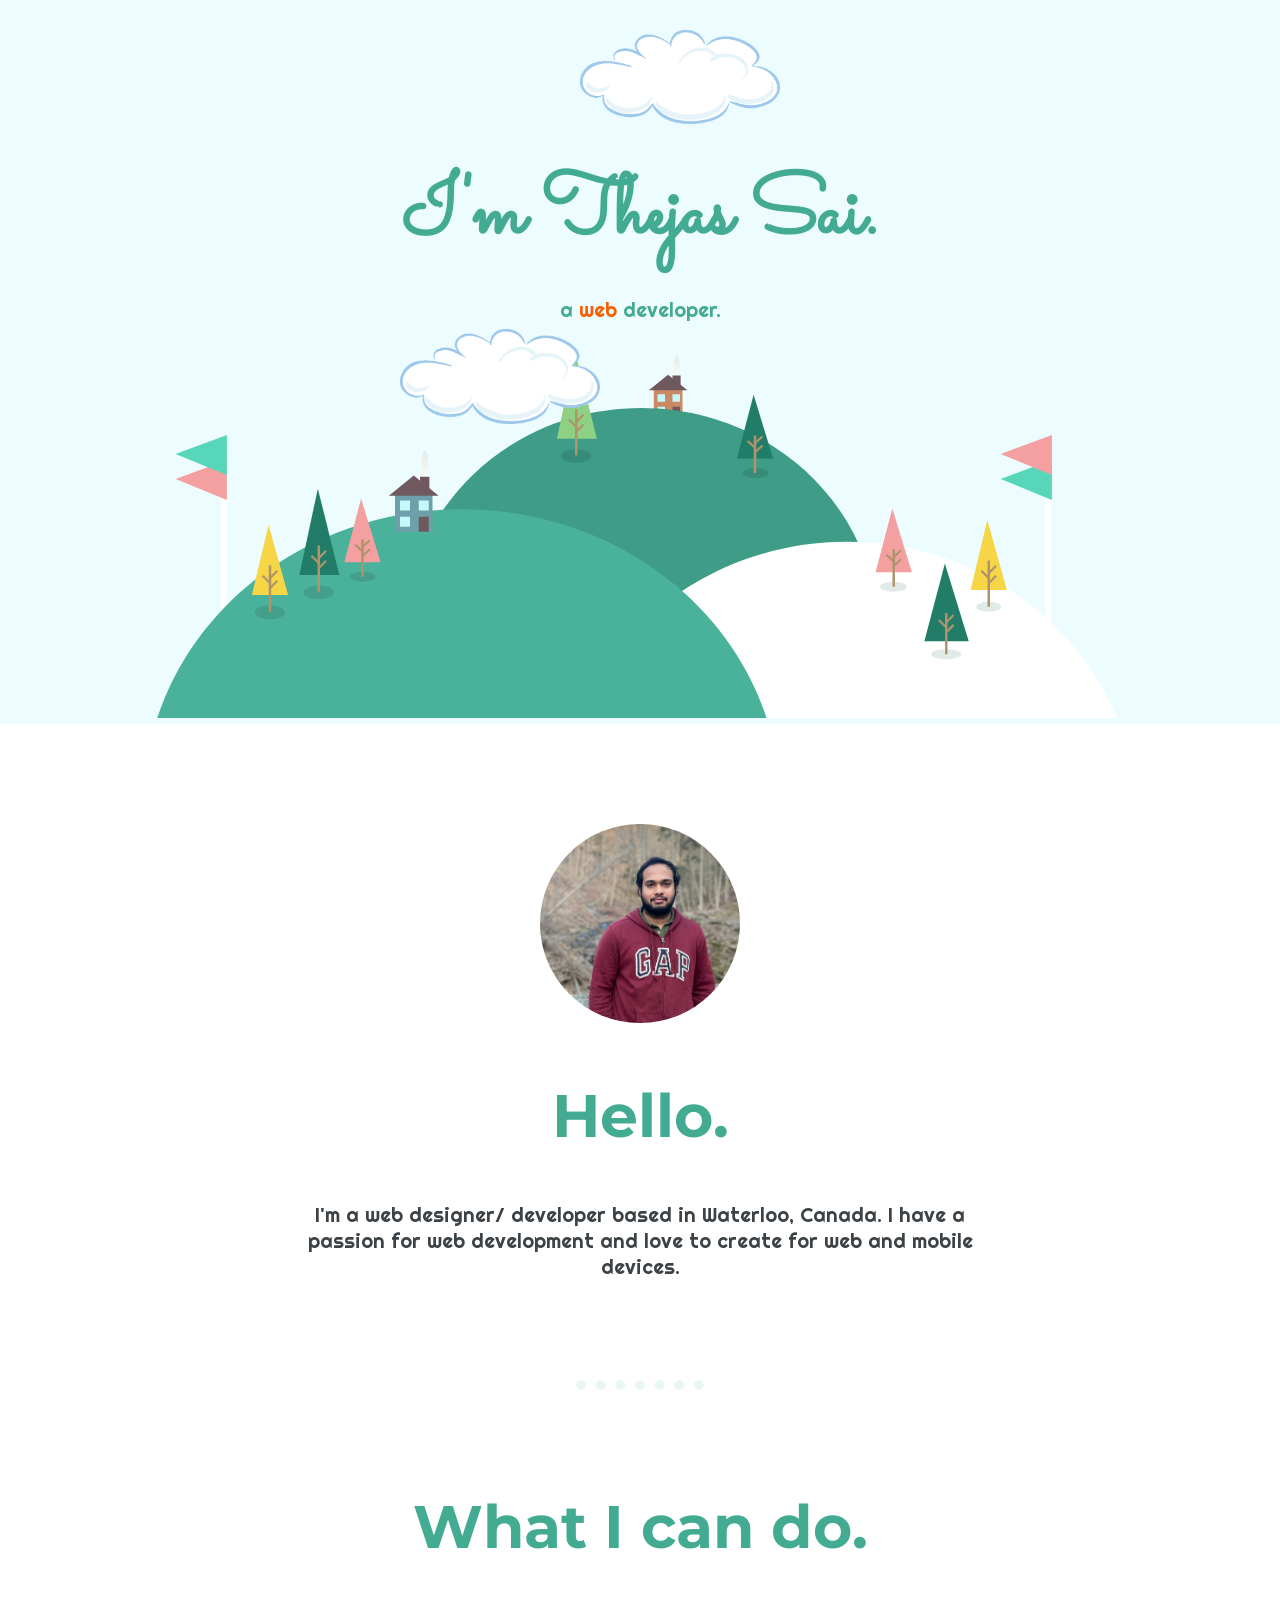
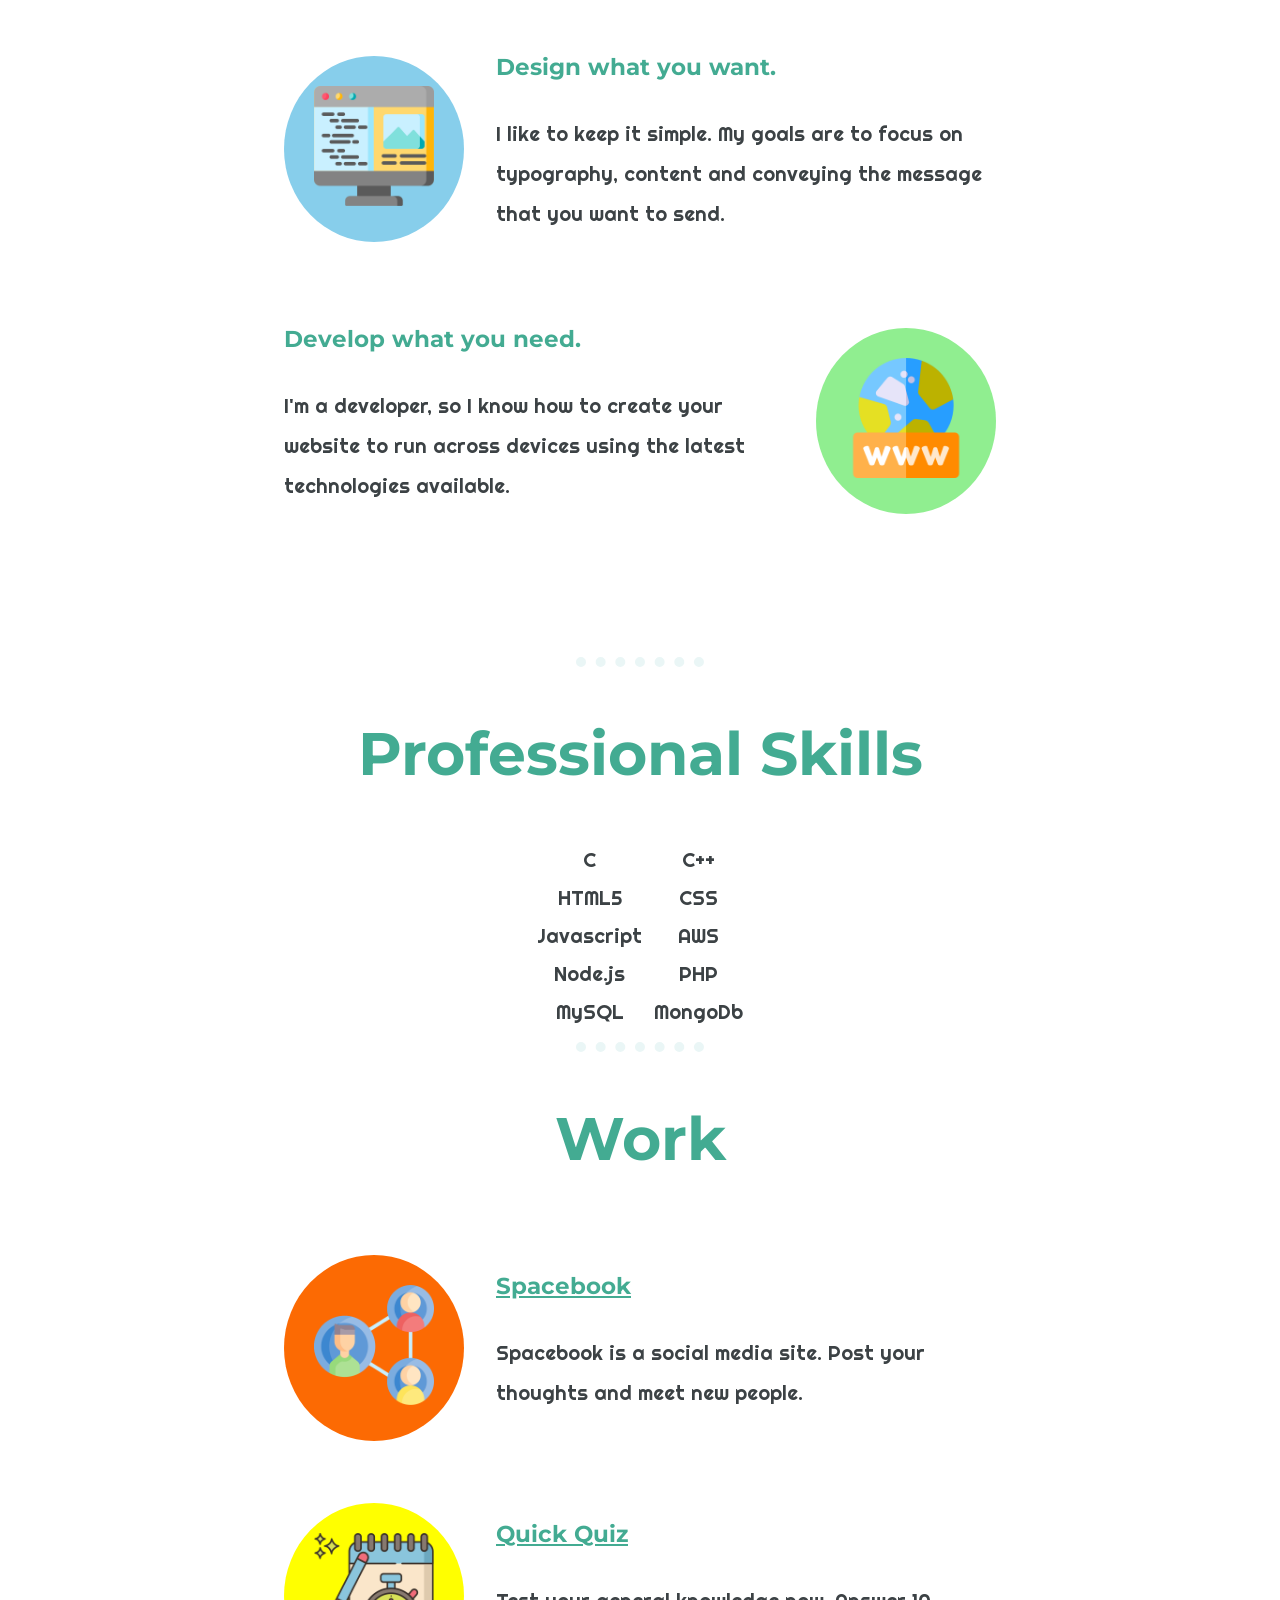
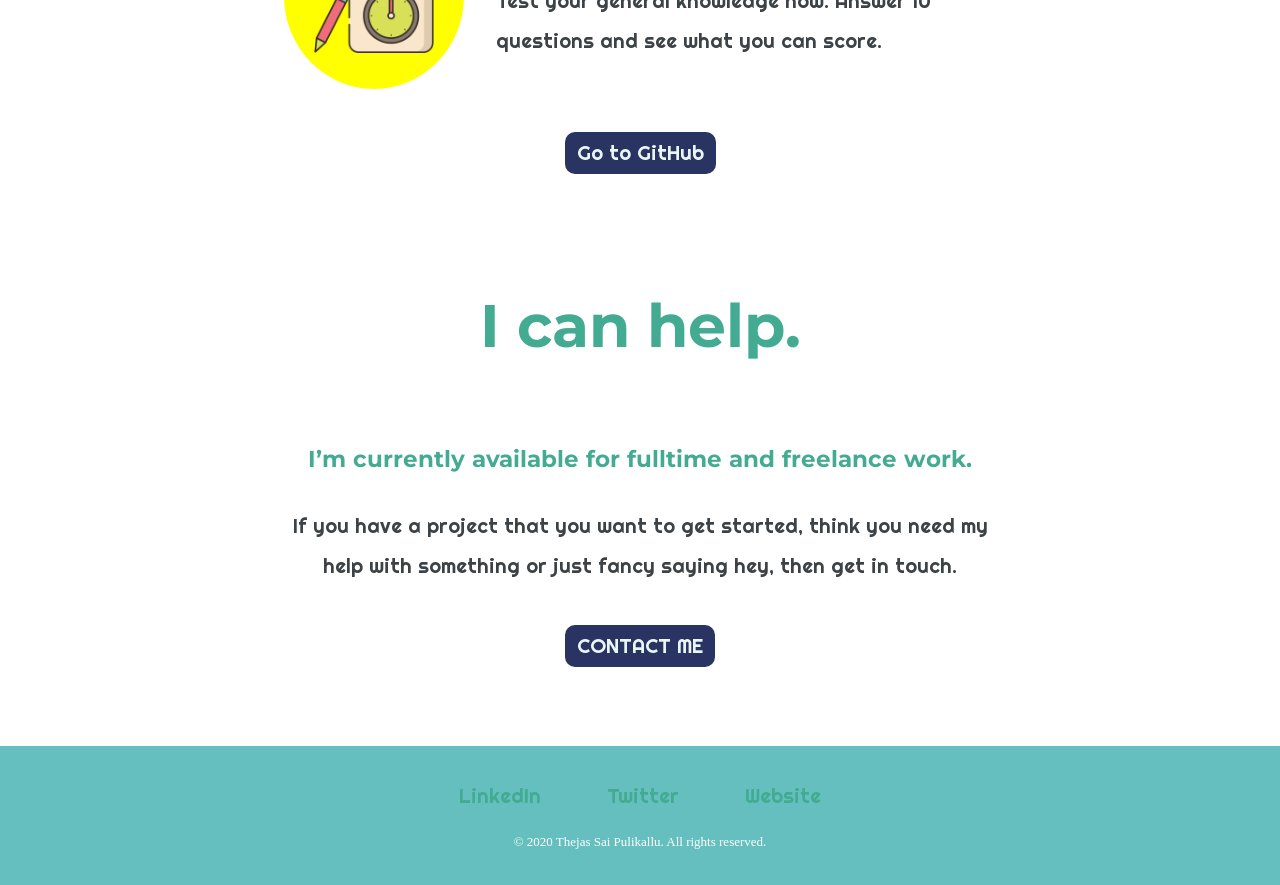
<file: home.html>
<!DOCTYPE html>
<html lang="en" dir="ltr">
  <head>
    <meta charset="utf-8">
    <meta name="viewport" content="width=device-width, initial-scale=1.0">
    <meta name="description" content="This is my oersonal site. I am open to work and looking for job roles like web developer, full stack web developer, MEAN stack web developer."/>
    <title>Thejas Sai Pulikallu</title>
    <link rel="stylesheet" href="master.css">
    <link rel="icon" href="favicon.ico">
    <link href="https://fonts.googleapis.com/css?family=Merriweather|Montserrat|Righteous|Sacramento&display=swap" rel="stylesheet">
    <style media="screen">

    </style>
  </head>
  <body>
    <div class="top-container">
      <img class="top_c" src="images/cloud.png" alt="cloud-pic">
      <h1>I'm Thejas Sai.</h1>
      <p>a <sapn style="color:#f75f00;">web</sapn> developer.</p>
      <img class="bottom_c" src="images/cloud.png" alt="cloud-pic">
      <img class="land" src="images/land.svg" alt="mountains-bg-pic">
    </div>
    <div class="middle-container">
      <div class="profile">
        <img class="profile-pic" src="images/profile.jpg" alt="mypic">
        <h2>Hello.</h2>
        <p>I'm a web designer/ developer based in Waterloo, Canada. I have a passion for web development and love to create for web and mobile devices.</p>
      </div>
      <hr>
      <div class="skills">
        <h2>What I can do.</h2>
        <div class="skill-row">
          <table cellspacing="30px">
            <tr>
              <td>
                <div class="img-container" style="background-color: skyblue;">
                  <img class="des" src="images/design.png" alt="design-pic">
                </div>
              </td>
              <td class="info">
                <h3 class="sub-t">Design what you want.</h3>
                <p>I like to keep it simple. My goals are to focus on typography, content and conveying the message that you want to send.</p>
              </td>
            </tr>
          </table>
        </div>
        <div class="skill-row">
          <table cellspacing="30px">
            <tr>
              <td class="info">
                <h3 class="sub-t">Develop what you need.</h3>
                <p>I'm a developer, so I know how to create your website to run across devices using the latest technologies available.</p>
              </td>
              <td>
                <div class="img-container" style="background-color: lightgreen;">
                  <img class="dev" src="images/www.png" alt="developer-pic">
                </div>
              </td>
            </tr>
          </table>
        </div>
      </div>
      <hr>
      <div class="proSkills">
        <h2>Professional Skills</h2>
        <table class="pSkills">
          <tr>
            <td>C</td>
            <td>C++</td>
          </tr>
          <tr>
            <td>HTML5</td>
            <td>CSS</td>
          </tr>
          <tr>
            <td>Javascript</td>
            <td>AWS</td>
          </tr>
          <tr>
            <td>Node.js</td>
            <td>PHP</td>
          </tr>
          <tr>
            <td>MySQL</td>
            <td>MongoDb</td>
          </tr>
        </table>

      </div>
      <hr>
      <h2>Work</h2>
      <div class="work-row">
        <table cellspacing="30px">
          <tr>
            <td>
              <div class="img-container" style="background-color: #fc6a03;">
                <img class="des" src="images/network.png" alt="social-network-pic">
              </div>
            </td>
            <td class="info">
              <h3 class="sub-t"><a href="https://spacebookmedia.herokuapp.com">Spacebook</a></h3>
              <p>Spacebook is a social media site. Post your thoughts and meet new people.</p>
            </td>
          </tr>
        </table>
      </div>
      <div class="work-row">
        <table cellspacing="30px">
          <tr>
            <td>
              <div class="img-container" style="background-color: yellow;">
                <img class="des" src="images/quiz.png" alt="quiz-pic">
              </div>
            </td>
            <td class="info">
              <h3 class="sub-t"><a href="https://thejassai.github.io/Quick-quiz/">Quick Quiz</a></h3>
              <p>Test your general knowledge now. Answer 10 questions and see what you can score.</p>
            </td>
          </tr>
        </table>
      </div>
      <a class="btn" href="https://github.com/thejassai">Go to GitHub</a>


      <hr>
      <div class="contact-me">
        <h2>I can help.</h2>
        <h3>I’m currently available for fulltime and freelance work.</h3>
        <p>If you have a project that you want to get started, think you need my help with something or just fancy saying hey, then get in touch.</p>
        <a class="btn" href="mailto:pulikalluthejassai@gmail.com">CONTACT ME</a>
      </div>
    </div>


    <div class="bottom-container">
      <a class="footer-link" href="https://www.linkedin.com/">LinkedIn</a>
      <a class="footer-link" href="https://twitter.com/">Twitter</a>
      <a class="footer-link" href="">Website</a>
      <p class="copyright">© 2020 Thejas Sai Pulikallu. All rights reserved.</p>
    </div>
  </body>
</html>
</file>
<file: master.css>
body{
  font-family: 'Righteous',cursive;
  font-size: 20px;

  margin: 0;
}
h1{
  font-family: 'Sacramento',cursive;
  font-size: 83px;
  margin-bottom: 20px;
}
h2{
  font-size: 60px;
  font-family: 'Montserrat',sans-serif;
  color: #43ab92;
}
h3{
  color: #43ab92;
  font-family: 'Montserrat',sans-serif;
}
table{
  margin-left: auto;
  margin-right: auto;
}
hr{
  width: 10%;
  border-width: 10px;
  color: #eaf6f6;
  border-style: dotted none none;
}

.top-container{
  /*background-color: #43ab92;*/
  color: #43ab92;
  background-color: #ecfcff;
  text-align: center;
  position: relative;
  padding: 100px 0 0 0;
}
.middle-container{
  text-align: center;
  color:#3c4245;
}
.bottom-container{
  background-color: #66bfbf;
  padding: 30px 0;
  text-align: center;
  line-height: 2;
}
.contact-me{
  line-height: 2;
  width: 712px;
  margin: 100px auto;
}
.profile{
  margin: 100px auto;
  width: 712px;
}
.profile-pic{
  width: 200px;
  border-radius: 50%;
}
.skills{
  margin: 100px auto;
}
.info{
  line-height: 2;
  text-align: left;
  width: 500px;
}
.sub-t{
  margin-top: 0;
}
.img-container{
  padding: 30px;
  border-radius: 50%;
}
.des{
  width: 120px;
}
.dev{
  width: 120px;
}
.top_c{
  position: absolute;
  right: 500px;
  top:30px;
  width: 200px;
}
.bottom_c{
  bottom: 300px;
  left: 400px;
  position: absolute;
  width: 200px;
}
.land{
  width: 1000px;
}
.btn{
  position: relative;
  top: 20px;
  background-color: #293462;
  padding: 8px 12px;
  border-radius: 10px;
  text-decoration: none;
  color: #eaf6f6;
}
.footer-link{
  color: #43ab92;
  margin: auto 30px;
  text-decoration: none;
}
.copyright{
  color: white;
  font-family: serif;
  margin-bottom: 0;
  font-size: 13px;
}
.pSkills{
  /* border: 1px solid black; */
}
.pSkills td{
  padding: 5px;
}
.sub-t a{
  color: #43ab92;
}
</file>
